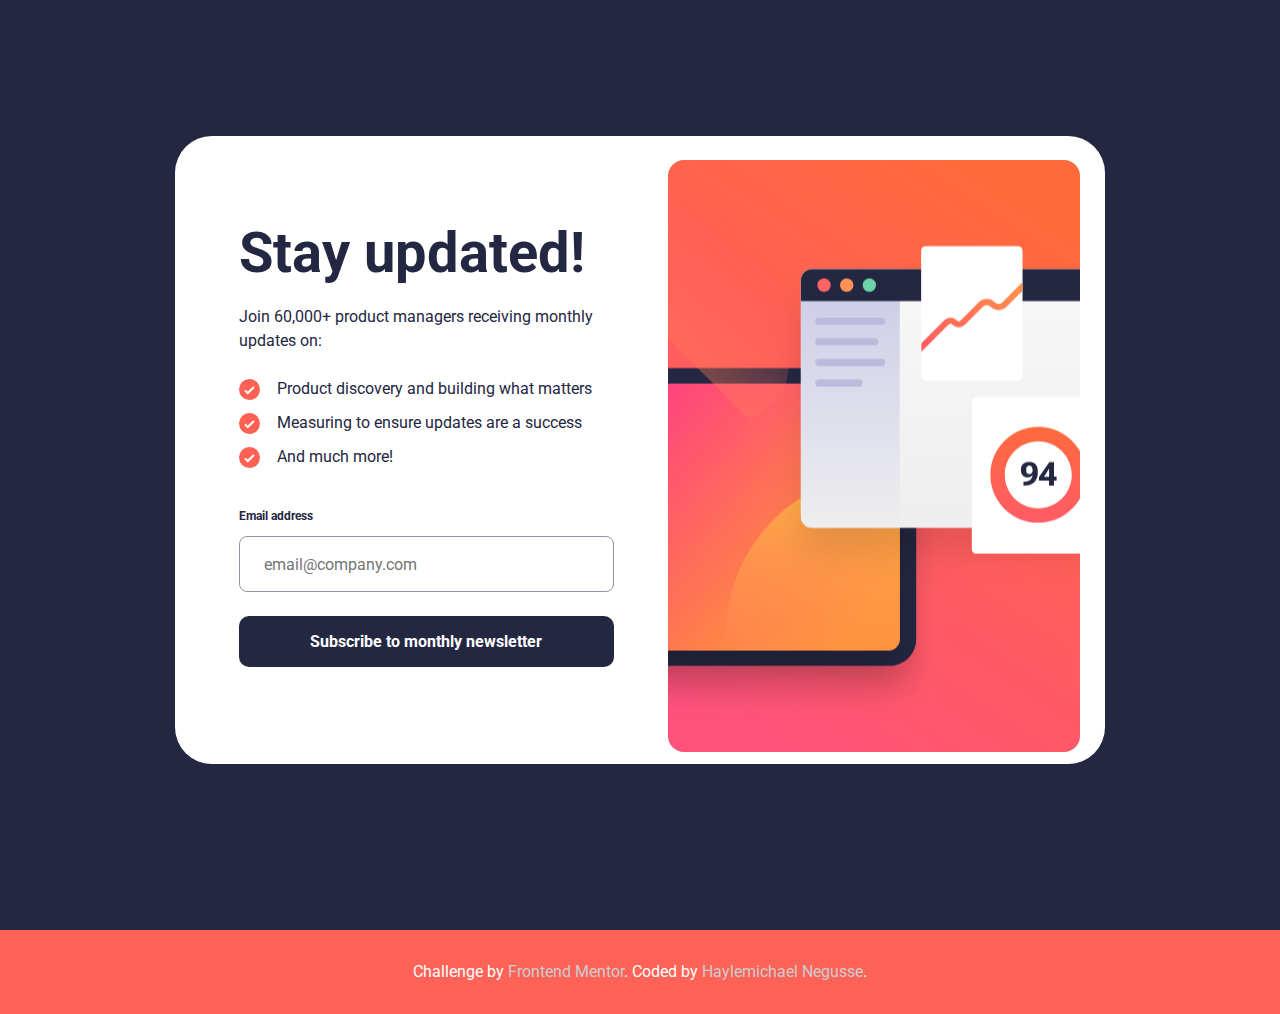
<file: index.html>
<!DOCTYPE html>
<html lang="en">

<head>
  <meta charset="UTF-8">
  <meta name="viewport" content="width=device-width, initial-scale=1.0">

  <link rel="icon" type="image/png" sizes="32x32" href="./assets/images/favicon-32x32.png">

  <link rel="preconnect" href="https://fonts.googleapis.com">
  <link rel="preconnect" href="https://fonts.gstatic.com" crossorigin>

  <!-- Fonts -->
  <link href="https://fonts.googleapis.com/css2?family=Roboto:wght@400;700&display=swap" rel="stylesheet">

  <!-- Main Style -->

  <link rel="stylesheet" href="css/style.css">

  <title>Frontend Mentor | Newsletter sign-up form with success message</title>


</head>

<body>

  <main class="main">
    <div class="main__container">
      <div class="main__grid">
        <div class="main__grid--item main__reverse py-1">
          <h1>Stay updated!</h1>
          <p class="trans">Join 60,000+ product managers receiving monthly updates on:</p>
          <div class="main__flex">
            <img src="./assets/images/icon-list.svg" alt="check-mark" class="align-img">
            <p>Product discovery and building what matters</p>
          </div>

          <div class="main__flex" style="
        margin-top: -14px;">
            <img src="./assets/images/icon-list.svg" alt="check-mark" class="align-img">
            <p> Measuring to ensure updates are a success</p>
          </div>

          <div class="main__flex" style="
        margin-top: -14px;">
            <img src="./assets/images/icon-list.svg" alt="check-mark">
            <p> And much more!</p>
          </div>

          <form class="main__form" onsubmit="validateForm(event)">
            <label for="email">Email address</label>
            <span class="error msg" id="emailError">Valid email required</span>
            <input type="text" name="email" id="email" placeholder="email@company.com">
            <button type="submit" value="submit" class="btn">Subscribe to monthly newsletter</button>
          </form>
        </div>
        <div class="main__bg--container">
          <div class="main__grid--item main__bg_img"></div>
        </div>
      </div>
    </div>
  </main>

  
<footer class="footer">
    
    <div class="attribution">
    Challenge by <a href="https://www.frontendmentor.io?ref=challenge" target="_blank">Frontend Mentor</a>. 
    Coded by <a href="#">Haylemichael Negusse</a>.
  </div>
</footer>

  <script src="js/main.js"></script>
</body>

</html>
</file>
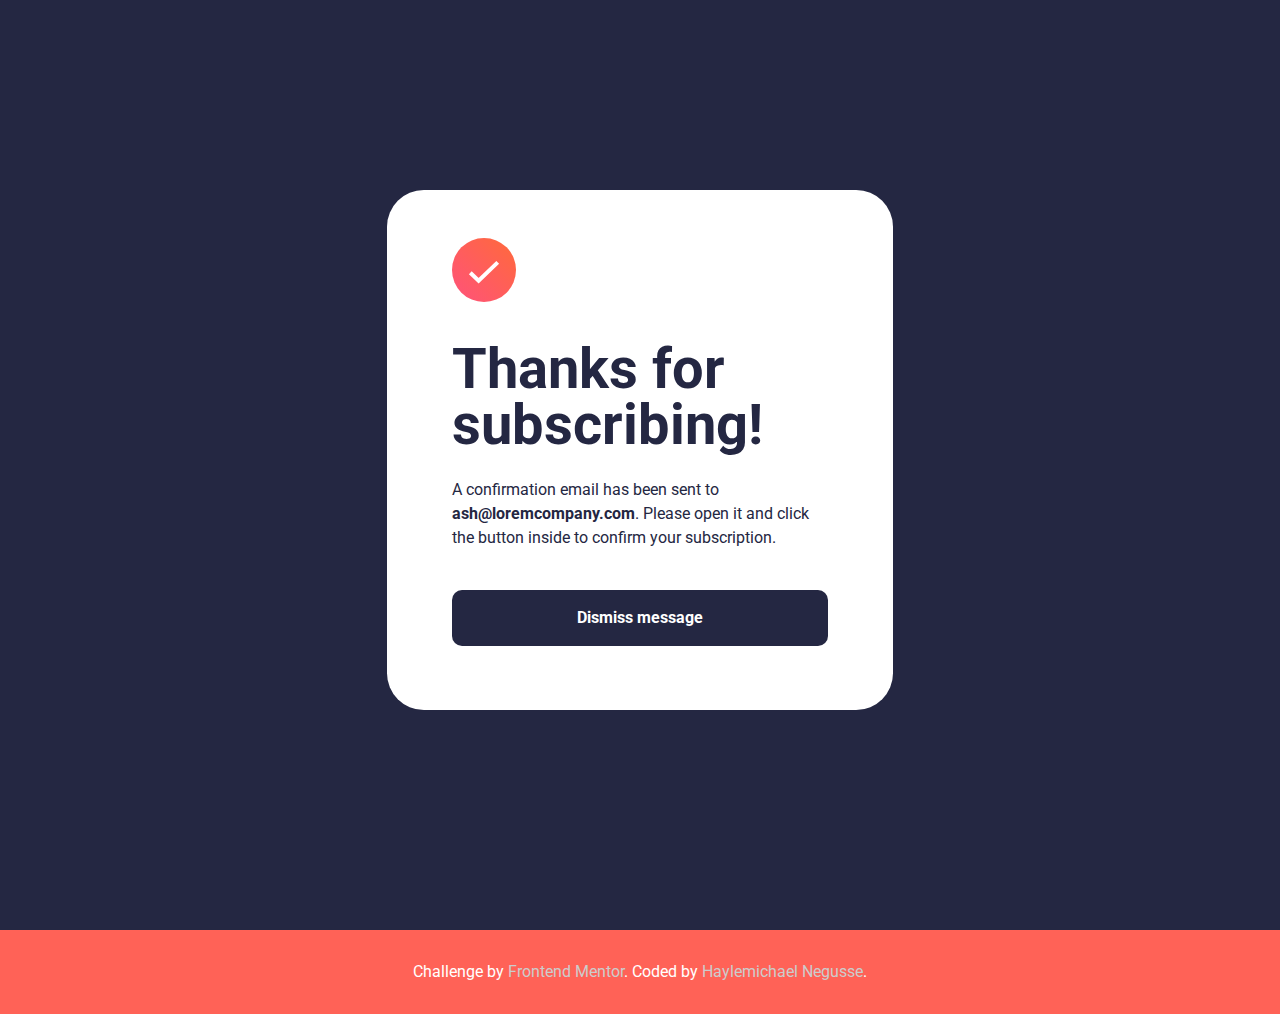
<file: success.html>
<!DOCTYPE html>
<html lang="en">

<head>
    <meta charset="UTF-8">
    <meta name="viewport" content="width=device-width, initial-scale=1.0">

    <link rel="icon" type="image/png" sizes="32x32" href="./assets/images/
  favicon-32x32.png">

    <link rel="preconnect" href="https://fonts.googleapis.com">
    <link rel="preconnect" href="https://fonts.gstatic.com" crossorigin>

    <!-- Fonts -->
    <link href="https://fonts.googleapis.com/css2?family=Roboto:wght@400;700&display=swap" rel="stylesheet">

    <!-- Main Style -->

    <link rel="stylesheet" href="css/style.css">

    <title>Frontend Mentor | Newsletter sign-up form with success message</title>

</head>

<body>

    <main class="main">
        <div class="main__container--success">
            <img src="assets/images/icon-success.svg" alt="">
            <h1>Thanks for subscribing!</h1>
            <p> A confirmation email has been sent to <strong>ash@loremcompany.com</strong>.
                Please open it and click the button inside to confirm your subscription.</p>
            <a href="index.html" class="btn"> Dismiss message</a>
        </div>
    </main>

<footer class="footer">
    
    <div class="attribution">
    Challenge by <a href="https://www.frontendmentor.io?ref=challenge" target="_blank">Frontend Mentor</a>. 
    Coded by <a href="#">Haylemichael Negusse</a>.
  </div>
</footer>

    <script src="js/main.js"></script>
</body>

</html>
</file>
<file: css/style.css>
*,*::before,*::after{box-sizing:border-box;margin:0;padding:0;font-family:"Roboto",sans-serif}body{background:#242742;color:#fff;font-size:16px;line-height:1.5}h1{color:#242742;padding-bottom:0.625rem;padding-top:3.2rem;font-size:3.5rem}@media screen and (max-width: 768px){h1{color:#242742;font-size:2.5rem;margin-top:32px;transform:translateY(-60px)}}.btn{cursor:pointer;display:block;width:100%;font-size:1rem;font-weight:700;padding:1rem 0;text-align:center;color:#fff;background:#242742;outline:none;border:none;border-radius:10px;text-decoration:none;transition:all .5s ease-in-out}.btn:hover{background:#ff5478;background:-moz-linear-gradient(90deg, rgb(255, 84, 120) 0%, rgb(255, 103, 64) 90%);background:-webkit-linear-gradient(90deg, rgb(255, 84, 120) 0%, rgb(255, 103, 64) 90%);background:linear-gradient(90deg, rgb(255, 84, 120) 0%, rgb(255, 103, 64) 90%)}@media screen and (max-width: 768px){.btn{width:101%}}.py-1{padding:0 24px}@media screen and (max-width: 768px){p.trans{transform:translateY(-57px)}}.main{display:flex;justify-content:center;align-items:center;width:100%;height:100vh}.main__container{background:#fff;color:#242742;max-width:58.125rem;width:100%;height:auto;margin:auto;padding:1.5rem .9rem .75rem 2.5rem;border-radius:2.3rem}@media screen and (max-width: 1024px){.main__container{padding:0}}.main__container--success{background:#fff;color:#242742;max-width:506px;width:100%;height:auto;margin:auto;padding:4.625rem 4.0625rem;border-radius:2.3rem}@media screen and (max-width: 768px){.main__container--success{width:100%;height:100%;border-radius:none !important;display:flex;flex-direction:column;justify-content:center;padding:4.625rem 1.5rem}}.main__container--success h1{transform:translateY(-2.8125rem);line-height:1}@media screen and (max-width: 768px){.main__container--success h1{transform:translateY(-6.5625rem)}}.main__container--success img{transform:translateY(-26px);width:4rem;height:4rem}@media screen and (max-width: 768px){.main__container--success img{transform:translateY(-3.875rem)}}.main__container--success p{transform:translateY(-1.875rem)}@media screen and (max-width: 768px){.main__container--success p{transform:translateY(-5.8125rem);padding-right:1.875rem}}.main__container--success .btn{transform:translateY(10px)}@media screen and (max-width: 768px){.main__container--success .btn{transform:translateY(10.6875rem);width:85.7%}}.main__grid--item{height:100%;width:100%}.main__grid{display:grid;grid-template-columns:repeat(2, 1fr);justify-content:center;align-items:center;gap:1.875rem}@media screen and (max-width: 1024px){.main__grid{grid-template-columns:1fr;gap:0}}.main__bg_img{background:url("../assets/images/illustration-sign-up-desktop.svg");background-size:cover;background-position:center;background-repeat:no-repeat;width:97.5%;height:37rem;border-radius:1rem}@media screen and (max-width: 768px){.main__bg_img{order:1;background:url("../assets/images/illustration-sign-up-mobile.svg");background-repeat:no-repeat;background-size:cover;width:100%}}@media screen and (max-width: 768px){.main__bg_img{height:100%}}@media screen and (max-width: 768px){.main__bg--container{height:284px}}.main__flex{display:flex;align-items:center;padding-top:24px}.main__flex img{margin-right:1.05rem}@media screen and (max-width: 768px){.main__flex{transform:translateY(-57px)}.main__flex .align-img{transform:translateY(-13px)}}@media screen and (max-width: 1024px){.main__reverse{order:2}}.main__form{position:relative;width:100%;margin-top:38px}@media screen and (max-width: 768px){.main__form{transform:translateY(-54px)}}.main__form label{display:block;margin-bottom:0.6875rem;font-size:0.75rem;font-weight:700}.main__form input{display:block;width:100%;padding:1.1rem 1.5rem;margin-bottom:1.5rem;border:1px solid currentColor;color:#9294a0;outline:none;border-radius:8px;font-size:16px}@media screen and (max-width: 768px){.main__form input{width:101%;margin-bottom:21px}}.main__form .msg{display:none;color:#ff6257;font-size:0.75rem;position:absolute;top:-2px;right:12px;font-weight:700;border:none !important;background:none !important}.main__form .error{border:1px solid #ff6257;color:#ff6257;background:rgba(255,57,54,.1019607843)}.footer{background:#ff6257;color:#fff;padding:1.875rem;text-align:center;margin-top:1.875rem}.footer a{color:#ccc;text-decoration:none;transition:color .5s ease}.footer a:hover{color:#fff;text-decoration:underline}
</file>
